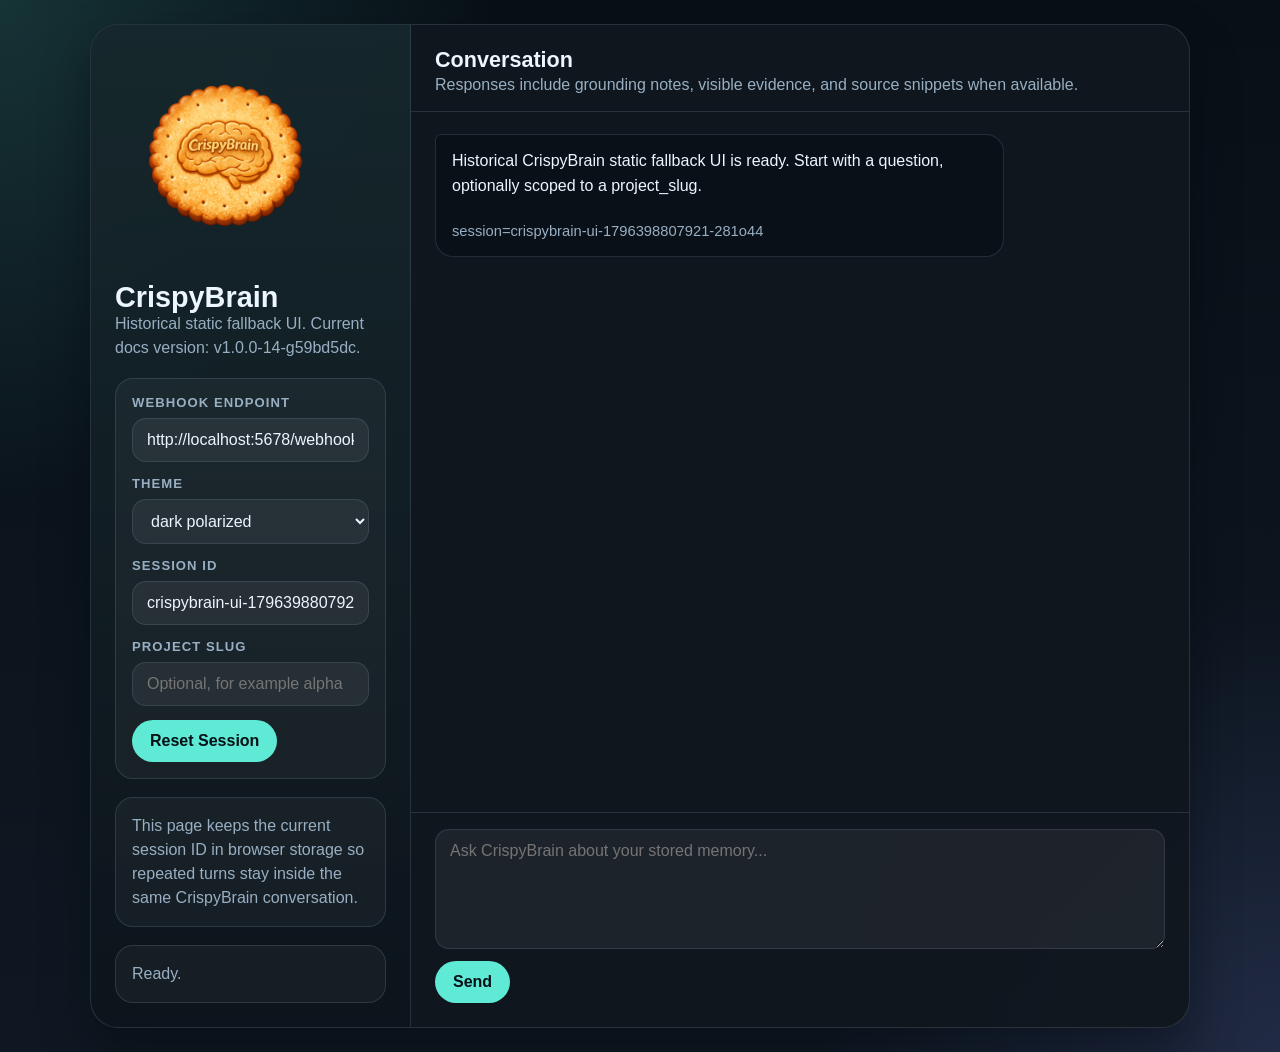
<file: docs/crispybrain-v0.4-chat.html>
<!DOCTYPE html>
<html lang="en">
<head>
  <meta charset="utf-8">
  <meta name="viewport" content="width=device-width, initial-scale=1">
  <title>CrispyBrain historical static fallback UI</title>
  <style>
    :root {
      --bg: #0c1217;
      --panel: rgba(16, 23, 30, 0.94);
      --ink: #edf5ff;
      --muted: #98afc3;
      --line: rgba(152, 175, 195, 0.18);
      --accent: #5eead4;
      --user: #14222c;
      --assistant: rgba(10, 17, 24, 0.92);
      --error: #ff7aa2;
      --shadow: 0 22px 48px rgba(3, 8, 15, 0.42);
      --radius: 18px;
      --font-display: "Avenir Next", "Segoe UI", sans-serif;
      --font-body: "IBM Plex Sans", "Segoe UI", sans-serif;
    }

    :root[data-theme="light-polarized"] {
      --bg: #f6f8fb;
      --panel: rgba(255, 255, 255, 0.94);
      --ink: #13202c;
      --muted: #546679;
      --line: rgba(19, 32, 44, 0.12);
      --accent: #005f73;
      --user: #0f1720;
      --assistant: #ffffff;
      --error: #b42348;
      --shadow: 0 18px 40px rgba(15, 23, 32, 0.12);
    }

    * { box-sizing: border-box; }

    body {
      margin: 0;
      min-height: 100vh;
      font-family: var(--font-body);
      color: var(--ink);
      background:
        radial-gradient(circle at top left, rgba(94, 234, 212, 0.16), transparent 30%),
        radial-gradient(circle at bottom right, rgba(129, 140, 248, 0.16), transparent 28%),
        linear-gradient(180deg, #081017 0%, #0f1822 100%);
      display: grid;
      place-items: center;
      padding: 24px;
    }

    .app {
      width: min(1100px, 100%);
      min-height: 82vh;
      background: var(--panel);
      border: 1px solid var(--line);
      border-radius: 28px;
      box-shadow: var(--shadow);
      overflow: hidden;
      display: grid;
      grid-template-columns: 320px minmax(0, 1fr);
    }

    .sidebar {
      padding: 24px;
      border-right: 1px solid var(--line);
      background: linear-gradient(180deg, rgba(94, 234, 212, 0.08), rgba(8, 16, 23, 0.34));
      display: flex;
      flex-direction: column;
      gap: 18px;
    }

    .brand h1 {
      margin: 0;
      font-family: var(--font-display);
      font-size: 1.8rem;
      line-height: 1;
    }

    .brand p,
    .hint,
    .status {
      margin: 0;
      color: var(--muted);
      line-height: 1.5;
    }

    .panel {
      padding: 16px;
      border-radius: var(--radius);
      background: rgba(255, 255, 255, 0.04);
      border: 1px solid var(--line);
    }

    .field {
      display: flex;
      flex-direction: column;
      gap: 8px;
      margin-bottom: 14px;
    }

    .field:last-child {
      margin-bottom: 0;
    }

    label {
      font-size: 0.82rem;
      font-weight: 600;
      text-transform: uppercase;
      letter-spacing: 0.08em;
      color: var(--muted);
    }

    input,
    textarea,
    select {
      width: 100%;
      border-radius: 14px;
      border: 1px solid rgba(152, 175, 195, 0.16);
      padding: 12px 14px;
      font: inherit;
      color: var(--ink);
      background: rgba(255, 255, 255, 0.06);
    }

    textarea {
      min-height: 120px;
      resize: vertical;
    }

    button {
      border: 0;
      border-radius: 999px;
      padding: 12px 18px;
      font: inherit;
      font-weight: 700;
      cursor: pointer;
      background: var(--accent);
      color: #041016;
    }

    button:disabled {
      opacity: 0.62;
      cursor: wait;
    }

    .chat {
      display: grid;
      grid-template-rows: auto 1fr auto;
      min-width: 0;
    }

    .chat-header {
      padding: 22px 24px 14px;
      border-bottom: 1px solid var(--line);
    }

    .chat-header h2 {
      margin: 0;
      font-family: var(--font-display);
      font-size: 1.35rem;
    }

    .messages {
      padding: 22px 24px;
      display: flex;
      flex-direction: column;
      gap: 14px;
      overflow: auto;
      min-height: 0;
    }

    .message {
      max-width: 78%;
      padding: 14px 16px;
      border-radius: 18px;
      line-height: 1.55;
      white-space: pre-wrap;
      border: 1px solid var(--line);
    }

    .message.user {
      align-self: flex-end;
      background: var(--user);
      color: white;
      border-top-right-radius: 6px;
    }

    .message.assistant {
      align-self: flex-start;
      background: var(--assistant);
      border-top-left-radius: 6px;
    }

    .message.error {
      align-self: center;
      background: rgba(139, 30, 63, 0.08);
      color: var(--error);
      max-width: 86%;
    }

    .meta {
      margin-top: 10px;
      padding-top: 10px;
      border-top: 1px dashed rgba(31, 42, 46, 0.12);
      color: var(--muted);
      font-size: 0.92rem;
    }

    .evidence-panel {
      margin-top: 10px;
      display: grid;
      gap: 8px;
    }

    .grounding-note,
    .evidence-item {
      padding: 10px 12px;
      border-radius: 12px;
      border: 1px solid var(--line);
      background: rgba(255, 255, 255, 0.04);
      font-size: 0.92rem;
    }

    .grounding-note[data-status="weak"] {
      border-color: rgba(255, 196, 89, 0.4);
      background: rgba(255, 196, 89, 0.08);
    }

    .grounding-note[data-status="none"] {
      border-color: rgba(255, 122, 162, 0.35);
      background: rgba(255, 122, 162, 0.08);
    }

    .grounding-label,
    .evidence-item strong {
      color: var(--ink);
    }

    .composer {
      padding: 16px 24px 24px;
      border-top: 1px solid var(--line);
      display: flex;
      flex-direction: column;
      gap: 12px;
    }

    .composer-row {
      display: flex;
      gap: 12px;
      align-items: center;
    }

    .loading {
      color: var(--accent);
      font-weight: 600;
    }

    @media (max-width: 900px) {
      .app { grid-template-columns: 1fr; }
      .sidebar {
        border-right: 0;
        border-bottom: 1px solid var(--line);
      }
      .message { max-width: 100%; }
    }
  </style>
</head>
<body>
  <main class="app">
    <aside class="sidebar">
      <section class="brand">
        <img src="assets/crispybrain-biscuit.png" alt="CrispyBrain" width="220" style="margin-bottom: 10px;">
        <h1>CrispyBrain</h1>
        <p>Historical static fallback UI. Current docs version: v1.0.0-14-g59bd5dc.</p>
      </section>

      <section class="panel">
        <div class="field">
          <label for="endpoint">Webhook endpoint</label>
          <input id="endpoint" value="http://localhost:5678/webhook/assistant">
        </div>
        <div class="field">
          <label for="theme">Theme</label>
          <select id="theme">
            <option value="dark-polarized">dark polarized</option>
            <option value="light-polarized">light polarized</option>
          </select>
        </div>
        <div class="field">
          <label for="sessionId">Session ID</label>
          <input id="sessionId" placeholder="Generated automatically">
        </div>
        <div class="field">
          <label for="projectSlug">Project slug</label>
          <input id="projectSlug" placeholder="Optional, for example alpha">
        </div>
        <button id="resetSession" type="button">Reset Session</button>
      </section>

      <section class="panel">
        <p class="hint">This page keeps the current session ID in browser storage so repeated turns stay inside the same CrispyBrain conversation.</p>
      </section>

      <section class="panel">
        <p id="status" class="status">Ready.</p>
      </section>
    </aside>

    <section class="chat">
      <header class="chat-header">
        <h2>Conversation</h2>
        <p class="hint">Responses include grounding notes, visible evidence, and source snippets when available.</p>
      </header>

      <section id="messages" class="messages"></section>

      <footer class="composer">
        <div class="composer-row">
          <textarea id="message" placeholder="Ask CrispyBrain about your stored memory..."></textarea>
        </div>
        <div class="composer-row">
          <button id="send" type="button">Send</button>
          <span id="loading" class="loading" hidden>Thinking...</span>
        </div>
      </footer>
    </section>
  </main>

  <script>
    const endpointInput = document.getElementById('endpoint');
    const sessionIdInput = document.getElementById('sessionId');
    const projectSlugInput = document.getElementById('projectSlug');
    const themeInput = document.getElementById('theme');
    const messageInput = document.getElementById('message');
    const messagesEl = document.getElementById('messages');
    const sendButton = document.getElementById('send');
    const loadingEl = document.getElementById('loading');
    const statusEl = document.getElementById('status');
    const resetSessionButton = document.getElementById('resetSession');

    const SESSION_STORAGE_KEY = 'crispybrain_session_id';
    const ENDPOINT_STORAGE_KEY = 'crispybrain_endpoint';
    const PROJECT_STORAGE_KEY = 'crispybrain_project_slug';
    const THEME_STORAGE_KEY = 'crispybrain_theme';
    const DEFAULT_ENDPOINT = 'http://localhost:5678/webhook/assistant';
    const DEFAULT_THEME = 'dark-polarized';
    const LEGACY_INCOMPLETE_ENDPOINT = 'http://localhost:5678/webhook';
    const LEGACY_ASSISTANT_ENDPOINT = 'http://localhost:5678/webhook/openbrain-assistant';
    const LEGACY_ENDPOINT_STORAGE_KEYS = ['openbrain_endpoint', 'openbrain-v0.3-endpoint'];
    const LEGACY_SESSION_STORAGE_KEYS = ['openbrain_session_id', 'openbrain-v0.3-session-id'];
    const LEGACY_PROJECT_STORAGE_KEYS = ['openbrain_project_slug', 'openbrain-v0.3-project-slug'];
    const LEGACY_THEME_STORAGE_KEYS = ['openbrain_theme'];

    const createSessionId = () => `crispybrain-ui-${Date.now()}-${Math.random().toString(36).slice(2, 8)}`;
    const migrateStoredValue = (key, legacyKeys, fallback = '') => {
      const current = localStorage.getItem(key);
      if (current) return current;
      for (const legacyKey of legacyKeys) {
        const legacyValue = localStorage.getItem(legacyKey);
        if (legacyValue) {
          localStorage.setItem(key, legacyValue);
          localStorage.removeItem(legacyKey);
          return legacyValue;
        }
      }
      return fallback;
    };
    const normalizeEndpointValue = (value) => {
      const trimmed = typeof value === 'string' ? value.trim() : '';
      if (!trimmed || trimmed === LEGACY_INCOMPLETE_ENDPOINT || trimmed === LEGACY_ASSISTANT_ENDPOINT) {
        return DEFAULT_ENDPOINT;
      }
      return trimmed;
    };
    const normalizeThemeValue = (value) => value === 'light-polarized' ? 'light-polarized' : DEFAULT_THEME;
    const applyTheme = (theme) => {
      const nextTheme = normalizeThemeValue(theme);
      document.documentElement.dataset.theme = nextTheme;
      themeInput.value = nextTheme;
      localStorage.setItem(THEME_STORAGE_KEY, nextTheme);
    };

    const loadState = () => {
      const storedEndpoint = migrateStoredValue(ENDPOINT_STORAGE_KEY, LEGACY_ENDPOINT_STORAGE_KEYS, endpointInput.value);
      const normalizedEndpoint = normalizeEndpointValue(storedEndpoint || endpointInput.value);
      endpointInput.value = normalizedEndpoint;
      projectSlugInput.value = migrateStoredValue(PROJECT_STORAGE_KEY, LEGACY_PROJECT_STORAGE_KEYS, '') || '';
      sessionIdInput.value = migrateStoredValue(SESSION_STORAGE_KEY, LEGACY_SESSION_STORAGE_KEYS, createSessionId()) || createSessionId();
      applyTheme(migrateStoredValue(THEME_STORAGE_KEY, LEGACY_THEME_STORAGE_KEYS, DEFAULT_THEME));
      if (storedEndpoint !== normalizedEndpoint) {
        localStorage.setItem(ENDPOINT_STORAGE_KEY, normalizedEndpoint);
      }
    };

    const saveState = () => {
      localStorage.setItem(ENDPOINT_STORAGE_KEY, normalizeEndpointValue(endpointInput.value));
      localStorage.setItem(PROJECT_STORAGE_KEY, projectSlugInput.value.trim());
      localStorage.setItem(SESSION_STORAGE_KEY, sessionIdInput.value.trim());
      localStorage.setItem(THEME_STORAGE_KEY, normalizeThemeValue(themeInput.value));
    };

    const formatNumber = (value) => {
      if (typeof value !== 'number' || Number.isNaN(value)) return null;
      return value.toFixed(3).replace(/0+$/, '').replace(/\.$/, '');
    };

    const appendMessage = (role, text, details = {}) => {
      const article = document.createElement('article');
      article.className = `message ${role}`;

      const bodyEl = document.createElement('div');
      bodyEl.textContent = text;
      article.appendChild(bodyEl);

      if (details.groundingStatus) {
        article.dataset.groundingStatus = details.groundingStatus;
      }

      if (details.meta) {
        const metaEl = document.createElement('div');
        metaEl.className = 'meta';
        metaEl.textContent = details.meta;
        article.appendChild(metaEl);
      }

      if (details.groundingNote || (Array.isArray(details.sources) && details.sources.length > 0)) {
        const evidencePanel = document.createElement('div');
        evidencePanel.className = 'evidence-panel';

        if (details.groundingNote) {
          const groundingEl = document.createElement('div');
          groundingEl.className = 'grounding-note';
          if (details.groundingStatus) {
            groundingEl.dataset.status = details.groundingStatus;
          }
          const groundingLabel = document.createElement('span');
          groundingLabel.className = 'grounding-label';
          groundingLabel.textContent = 'Grounding:';
          groundingEl.appendChild(groundingLabel);
          groundingEl.appendChild(document.createTextNode(` ${details.groundingNote}`));
          evidencePanel.appendChild(groundingEl);
        }

        for (const source of details.sources || []) {
          const parts = [];
          if (source.id !== null && source.id !== undefined) parts.push(`#${source.id}`);
          if (typeof source.review_status === 'string' && source.review_status) parts.push(`review=${source.review_status}`);
          if (typeof source.trust_band === 'string' && source.trust_band) parts.push(`trust=${source.trust_band}`);
          if (typeof source.similarity === 'number') parts.push(`sim=${formatNumber(source.similarity)}`);
          if (typeof source.chunk_index === 'number') {
            const chunkLabel = typeof source.total_chunks === 'number'
              ? `${source.chunk_index + 1}/${source.total_chunks}`
              : String(source.chunk_index + 1);
            parts.push(`chunk=${chunkLabel}`);
          }
          if (typeof source.source_type === 'string' && source.source_type) parts.push(`source=${source.source_type}`);

          const evidenceEl = document.createElement('div');
          evidenceEl.className = 'evidence-item';
          const label = typeof source.title === 'string' && source.title ? source.title : '(untitled source)';
          const labelEl = document.createElement('strong');
          labelEl.textContent = label;
          evidenceEl.appendChild(labelEl);
          if (parts.length > 0) {
            evidenceEl.appendChild(document.createElement('br'));
            evidenceEl.appendChild(document.createTextNode(parts.join(' • ')));
          }
          evidencePanel.appendChild(evidenceEl);
        }

        article.appendChild(evidencePanel);
      }

      messagesEl.appendChild(article);
      messagesEl.scrollTop = messagesEl.scrollHeight;
    };

    const setLoading = (loading) => {
      sendButton.disabled = loading;
      loadingEl.hidden = !loading;
      statusEl.textContent = loading ? 'Waiting for CrispyBrain...' : 'Ready.';
    };

    const resetSession = () => {
      sessionIdInput.value = createSessionId();
      saveState();
      statusEl.textContent = 'Started a fresh session.';
    };

    const formatMeta = (response) => {
      const parts = [];
      if (response.session_id) parts.push(`session=${response.session_id}`);
      if (response.project_slug) parts.push(`project=${response.project_slug}`);
      if (response.retrieval) {
        parts.push(`memories=${response.retrieval.memory_count}`);
        parts.push(`strategy=${response.retrieval.strategy}`);
      }
      if (response.grounding && typeof response.grounding.status === 'string') {
        parts.push(`grounding=${response.grounding.status}`);
      }
      if (response.grounding && typeof response.grounding.supporting_source_count === 'number') {
        parts.push(`supporting_sources=${response.grounding.supporting_source_count}`);
      }
      return parts.join(' • ');
    };

    const sendMessage = async () => {
      const message = messageInput.value.trim();
      if (!message) {
        appendMessage('error', 'Enter a message before sending.');
        return;
      }

      if (!sessionIdInput.value.trim()) {
        sessionIdInput.value = createSessionId();
      }

      saveState();
      appendMessage('user', message, `session=${sessionIdInput.value.trim()}`);
      messageInput.value = '';
      setLoading(true);

      try {
        const response = await fetch(endpointInput.value.trim(), {
          method: 'POST',
          headers: { 'Content-Type': 'application/json' },
          body: JSON.stringify({
            message,
            session_id: sessionIdInput.value.trim(),
            project_slug: projectSlugInput.value.trim() || undefined
          })
        });

        const body = await response.json();
        if (body.session_id) {
          sessionIdInput.value = body.session_id;
          saveState();
        }

        if (!response.ok || body.ok === false) {
          const errorMessage = body?.error?.message || body?.error || `Request failed with HTTP ${response.status}`;
          appendMessage('error', errorMessage);
          statusEl.textContent = 'CrispyBrain returned an error.';
          return;
        }

        appendMessage('assistant', body.answer || '(No answer returned)', {
          meta: formatMeta(body),
          groundingStatus: body?.grounding?.status || null,
          groundingNote: body?.grounding?.note || null,
          sources: Array.isArray(body.sources) ? body.sources.slice(0, 3) : []
        });
        statusEl.textContent = 'Response received.';
      } catch (error) {
        appendMessage('error', `Network error: ${error.message}`);
        statusEl.textContent = 'Could not reach the assistant endpoint.';
      } finally {
        setLoading(false);
      }
    };

    sendButton.addEventListener('click', sendMessage);
    resetSessionButton.addEventListener('click', resetSession);
    messageInput.addEventListener('keydown', (event) => {
      if ((event.metaKey || event.ctrlKey) && event.key === 'Enter') {
        sendMessage();
      }
    });
    endpointInput.addEventListener('change', saveState);
    projectSlugInput.addEventListener('change', saveState);
    sessionIdInput.addEventListener('change', saveState);
    themeInput.addEventListener('change', () => applyTheme(themeInput.value));

    loadState();
    appendMessage('assistant', 'Historical CrispyBrain static fallback UI is ready. Start with a question, optionally scoped to a project_slug.', {
      meta: `session=${sessionIdInput.value}`
    });
  </script>
</body>
</html>
</file>
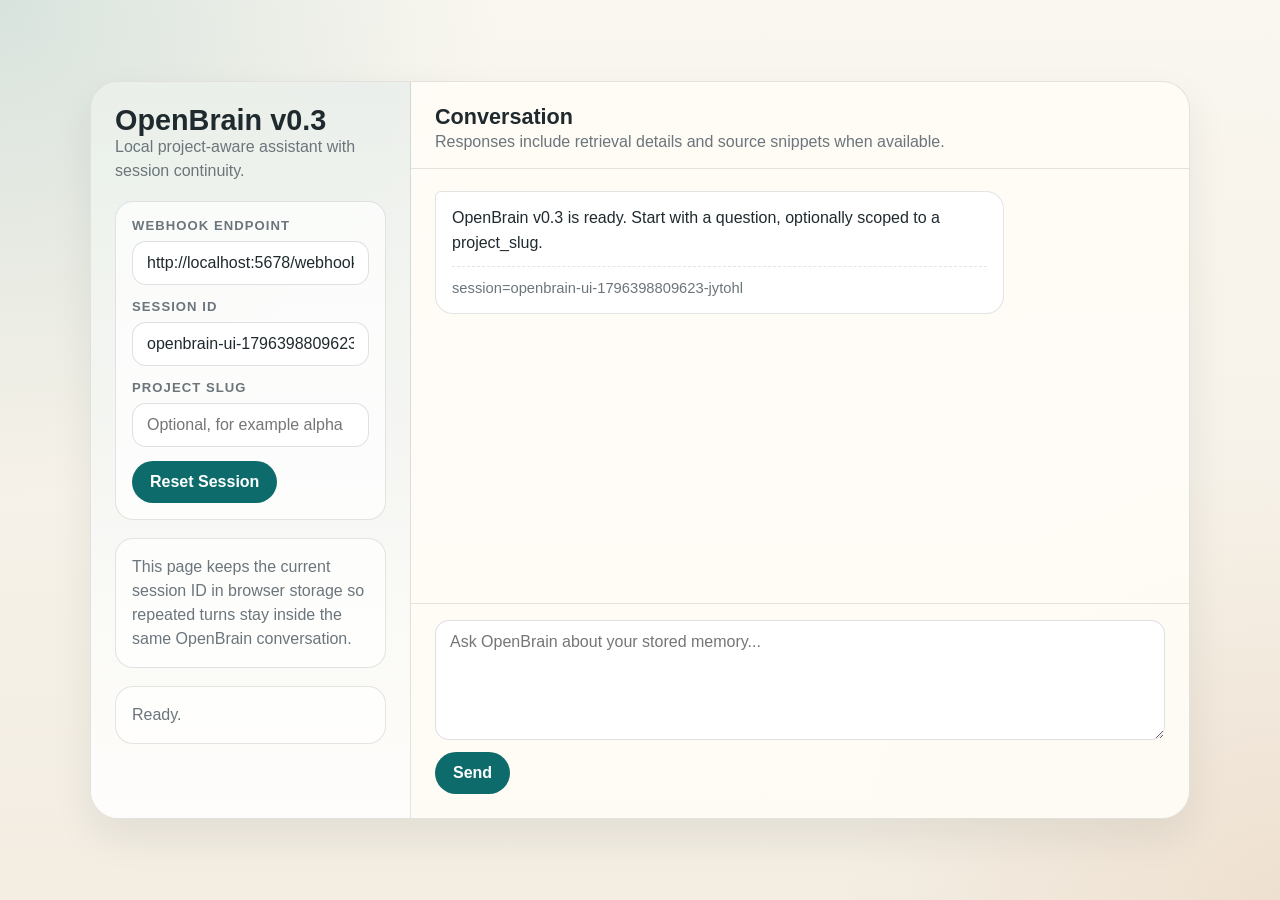
<file: docs/openbrain-v0.3-chat.html>
<!DOCTYPE html>
<html lang="en">
<head>
  <meta charset="utf-8">
  <meta name="viewport" content="width=device-width, initial-scale=1">
  <title>OpenBrain v0.3 Chat</title>
  <style>
    :root {
      --bg: #f6f1e8;
      --panel: rgba(255, 252, 247, 0.92);
      --ink: #1f2a2e;
      --muted: #6b757b;
      --line: rgba(31, 42, 46, 0.12);
      --accent: #0d6b6b;
      --user: #1f2a2e;
      --assistant: #ffffff;
      --error: #8b1e3f;
      --shadow: 0 18px 40px rgba(28, 34, 38, 0.08);
      --radius: 18px;
      --font-display: "Avenir Next", "Segoe UI", sans-serif;
      --font-body: "IBM Plex Sans", "Segoe UI", sans-serif;
    }

    * { box-sizing: border-box; }

    body {
      margin: 0;
      min-height: 100vh;
      font-family: var(--font-body);
      color: var(--ink);
      background:
        radial-gradient(circle at top left, rgba(13, 107, 107, 0.14), transparent 32%),
        radial-gradient(circle at bottom right, rgba(201, 130, 78, 0.12), transparent 28%),
        linear-gradient(180deg, #faf7f0 0%, #f3ede2 100%);
      display: grid;
      place-items: center;
      padding: 24px;
    }

    .app {
      width: min(1100px, 100%);
      min-height: 82vh;
      background: var(--panel);
      border: 1px solid var(--line);
      border-radius: 28px;
      box-shadow: var(--shadow);
      overflow: hidden;
      display: grid;
      grid-template-columns: 320px minmax(0, 1fr);
    }

    .sidebar {
      padding: 24px;
      border-right: 1px solid var(--line);
      background: linear-gradient(180deg, rgba(13, 107, 107, 0.08), rgba(255, 255, 255, 0.6));
      display: flex;
      flex-direction: column;
      gap: 18px;
    }

    .brand h1 {
      margin: 0;
      font-family: var(--font-display);
      font-size: 1.8rem;
      line-height: 1;
    }

    .brand p,
    .hint,
    .status {
      margin: 0;
      color: var(--muted);
      line-height: 1.5;
    }

    .panel {
      padding: 16px;
      border-radius: var(--radius);
      background: rgba(255, 255, 255, 0.7);
      border: 1px solid var(--line);
    }

    .field {
      display: flex;
      flex-direction: column;
      gap: 8px;
      margin-bottom: 14px;
    }

    .field:last-child {
      margin-bottom: 0;
    }

    label {
      font-size: 0.82rem;
      font-weight: 600;
      text-transform: uppercase;
      letter-spacing: 0.08em;
      color: var(--muted);
    }

    input,
    textarea {
      width: 100%;
      border-radius: 14px;
      border: 1px solid rgba(31, 42, 46, 0.14);
      padding: 12px 14px;
      font: inherit;
      color: var(--ink);
      background: rgba(255, 255, 255, 0.95);
    }

    textarea {
      min-height: 120px;
      resize: vertical;
    }

    button {
      border: 0;
      border-radius: 999px;
      padding: 12px 18px;
      font: inherit;
      font-weight: 700;
      cursor: pointer;
      background: var(--accent);
      color: white;
    }

    button:disabled {
      opacity: 0.62;
      cursor: wait;
    }

    .chat {
      display: grid;
      grid-template-rows: auto 1fr auto;
      min-width: 0;
    }

    .chat-header {
      padding: 22px 24px 14px;
      border-bottom: 1px solid var(--line);
    }

    .chat-header h2 {
      margin: 0;
      font-family: var(--font-display);
      font-size: 1.35rem;
    }

    .messages {
      padding: 22px 24px;
      display: flex;
      flex-direction: column;
      gap: 14px;
      overflow: auto;
      min-height: 0;
    }

    .message {
      max-width: 78%;
      padding: 14px 16px;
      border-radius: 18px;
      line-height: 1.55;
      white-space: pre-wrap;
      border: 1px solid var(--line);
    }

    .message.user {
      align-self: flex-end;
      background: var(--user);
      color: white;
      border-top-right-radius: 6px;
    }

    .message.assistant {
      align-self: flex-start;
      background: var(--assistant);
      border-top-left-radius: 6px;
    }

    .message.error {
      align-self: center;
      background: rgba(139, 30, 63, 0.08);
      color: var(--error);
      max-width: 86%;
    }

    .meta {
      margin-top: 10px;
      padding-top: 10px;
      border-top: 1px dashed rgba(31, 42, 46, 0.12);
      color: var(--muted);
      font-size: 0.92rem;
    }

    .composer {
      padding: 16px 24px 24px;
      border-top: 1px solid var(--line);
      display: flex;
      flex-direction: column;
      gap: 12px;
    }

    .composer-row {
      display: flex;
      gap: 12px;
      align-items: center;
    }

    .loading {
      color: var(--accent);
      font-weight: 600;
    }

    @media (max-width: 900px) {
      .app { grid-template-columns: 1fr; }
      .sidebar {
        border-right: 0;
        border-bottom: 1px solid var(--line);
      }
      .message { max-width: 100%; }
    }
  </style>
</head>
<body>
  <main class="app">
    <aside class="sidebar">
      <section class="brand">
        <h1>OpenBrain v0.3</h1>
        <p>Local project-aware assistant with session continuity.</p>
      </section>

      <section class="panel">
        <div class="field">
          <label for="endpoint">Webhook endpoint</label>
          <input id="endpoint" value="http://localhost:5678/webhook/openbrain-assistant">
        </div>
        <div class="field">
          <label for="sessionId">Session ID</label>
          <input id="sessionId" placeholder="Generated automatically">
        </div>
        <div class="field">
          <label for="projectSlug">Project slug</label>
          <input id="projectSlug" placeholder="Optional, for example alpha">
        </div>
        <button id="resetSession" type="button">Reset Session</button>
      </section>

      <section class="panel">
        <p class="hint">This page keeps the current session ID in browser storage so repeated turns stay inside the same OpenBrain conversation.</p>
      </section>

      <section class="panel">
        <p id="status" class="status">Ready.</p>
      </section>
    </aside>

    <section class="chat">
      <header class="chat-header">
        <h2>Conversation</h2>
        <p class="hint">Responses include retrieval details and source snippets when available.</p>
      </header>

      <section id="messages" class="messages"></section>

      <footer class="composer">
        <div class="composer-row">
          <textarea id="message" placeholder="Ask OpenBrain about your stored memory..."></textarea>
        </div>
        <div class="composer-row">
          <button id="send" type="button">Send</button>
          <span id="loading" class="loading" hidden>Thinking...</span>
        </div>
      </footer>
    </section>
  </main>

  <script>
    const endpointInput = document.getElementById('endpoint');
    const sessionIdInput = document.getElementById('sessionId');
    const projectSlugInput = document.getElementById('projectSlug');
    const messageInput = document.getElementById('message');
    const messagesEl = document.getElementById('messages');
    const sendButton = document.getElementById('send');
    const loadingEl = document.getElementById('loading');
    const statusEl = document.getElementById('status');
    const resetSessionButton = document.getElementById('resetSession');

    const SESSION_STORAGE_KEY = 'openbrain-v0.3-session-id';
    const ENDPOINT_STORAGE_KEY = 'openbrain-v0.3-endpoint';
    const PROJECT_STORAGE_KEY = 'openbrain-v0.3-project-slug';
    const DEFAULT_ENDPOINT = 'http://localhost:5678/webhook/openbrain-assistant';
    const LEGACY_INCOMPLETE_ENDPOINT = 'http://localhost:5678/webhook';

    const createSessionId = () => `openbrain-ui-${Date.now()}-${Math.random().toString(36).slice(2, 8)}`;
    const normalizeEndpointValue = (value) => {
      const trimmed = typeof value === 'string' ? value.trim() : '';
      if (!trimmed || trimmed === LEGACY_INCOMPLETE_ENDPOINT) {
        return DEFAULT_ENDPOINT;
      }
      return trimmed;
    };

    const loadState = () => {
      const storedEndpoint = localStorage.getItem(ENDPOINT_STORAGE_KEY);
      const normalizedEndpoint = normalizeEndpointValue(storedEndpoint || endpointInput.value);
      endpointInput.value = normalizedEndpoint;
      projectSlugInput.value = localStorage.getItem(PROJECT_STORAGE_KEY) || '';
      sessionIdInput.value = localStorage.getItem(SESSION_STORAGE_KEY) || createSessionId();
      if (storedEndpoint !== normalizedEndpoint) {
        localStorage.setItem(ENDPOINT_STORAGE_KEY, normalizedEndpoint);
      }
    };

    const saveState = () => {
      localStorage.setItem(ENDPOINT_STORAGE_KEY, normalizeEndpointValue(endpointInput.value));
      localStorage.setItem(PROJECT_STORAGE_KEY, projectSlugInput.value.trim());
      localStorage.setItem(SESSION_STORAGE_KEY, sessionIdInput.value.trim());
    };

    const appendMessage = (role, text, meta) => {
      const article = document.createElement('article');
      article.className = `message ${role}`;
      article.textContent = text;
      if (meta) {
        const metaEl = document.createElement('div');
        metaEl.className = 'meta';
        metaEl.textContent = meta;
        article.appendChild(metaEl);
      }
      messagesEl.appendChild(article);
      messagesEl.scrollTop = messagesEl.scrollHeight;
    };

    const setLoading = (loading) => {
      sendButton.disabled = loading;
      loadingEl.hidden = !loading;
      statusEl.textContent = loading ? 'Waiting for OpenBrain...' : 'Ready.';
    };

    const resetSession = () => {
      sessionIdInput.value = createSessionId();
      saveState();
      statusEl.textContent = 'Started a fresh session.';
    };

    const formatMeta = (response) => {
      const parts = [];
      if (response.session_id) parts.push(`session=${response.session_id}`);
      if (response.project_slug) parts.push(`project=${response.project_slug}`);
      if (response.retrieval) {
        parts.push(`memories=${response.retrieval.memory_count}`);
        parts.push(`strategy=${response.retrieval.strategy}`);
      }
      if (Array.isArray(response.sources) && response.sources.length > 0) {
        parts.push(`sources=${response.sources.slice(0, 3).map((source) => source.title).join(' | ')}`);
      }
      return parts.join(' • ');
    };

    const sendMessage = async () => {
      const message = messageInput.value.trim();
      if (!message) {
        appendMessage('error', 'Enter a message before sending.');
        return;
      }

      if (!sessionIdInput.value.trim()) {
        sessionIdInput.value = createSessionId();
      }

      saveState();
      appendMessage('user', message, `session=${sessionIdInput.value.trim()}`);
      messageInput.value = '';
      setLoading(true);

      try {
        const response = await fetch(endpointInput.value.trim(), {
          method: 'POST',
          headers: { 'Content-Type': 'application/json' },
          body: JSON.stringify({
            message,
            session_id: sessionIdInput.value.trim(),
            project_slug: projectSlugInput.value.trim() || undefined
          })
        });

        const body = await response.json();
        if (body.session_id) {
          sessionIdInput.value = body.session_id;
          saveState();
        }

        if (!response.ok || body.ok === false) {
          const errorMessage = body?.error?.message || body?.error || `Request failed with HTTP ${response.status}`;
          appendMessage('error', errorMessage);
          statusEl.textContent = 'OpenBrain returned an error.';
          return;
        }

        appendMessage('assistant', body.answer || '(No answer returned)', formatMeta(body));
        statusEl.textContent = 'Response received.';
      } catch (error) {
        appendMessage('error', `Network error: ${error.message}`);
        statusEl.textContent = 'Could not reach the assistant endpoint.';
      } finally {
        setLoading(false);
      }
    };

    sendButton.addEventListener('click', sendMessage);
    resetSessionButton.addEventListener('click', resetSession);
    messageInput.addEventListener('keydown', (event) => {
      if ((event.metaKey || event.ctrlKey) && event.key === 'Enter') {
        sendMessage();
      }
    });
    endpointInput.addEventListener('change', saveState);
    projectSlugInput.addEventListener('change', saveState);
    sessionIdInput.addEventListener('change', saveState);

    loadState();
    appendMessage('assistant', 'OpenBrain v0.3 is ready. Start with a question, optionally scoped to a project_slug.', `session=${sessionIdInput.value}`);
  </script>
</body>
</html>
</file>
